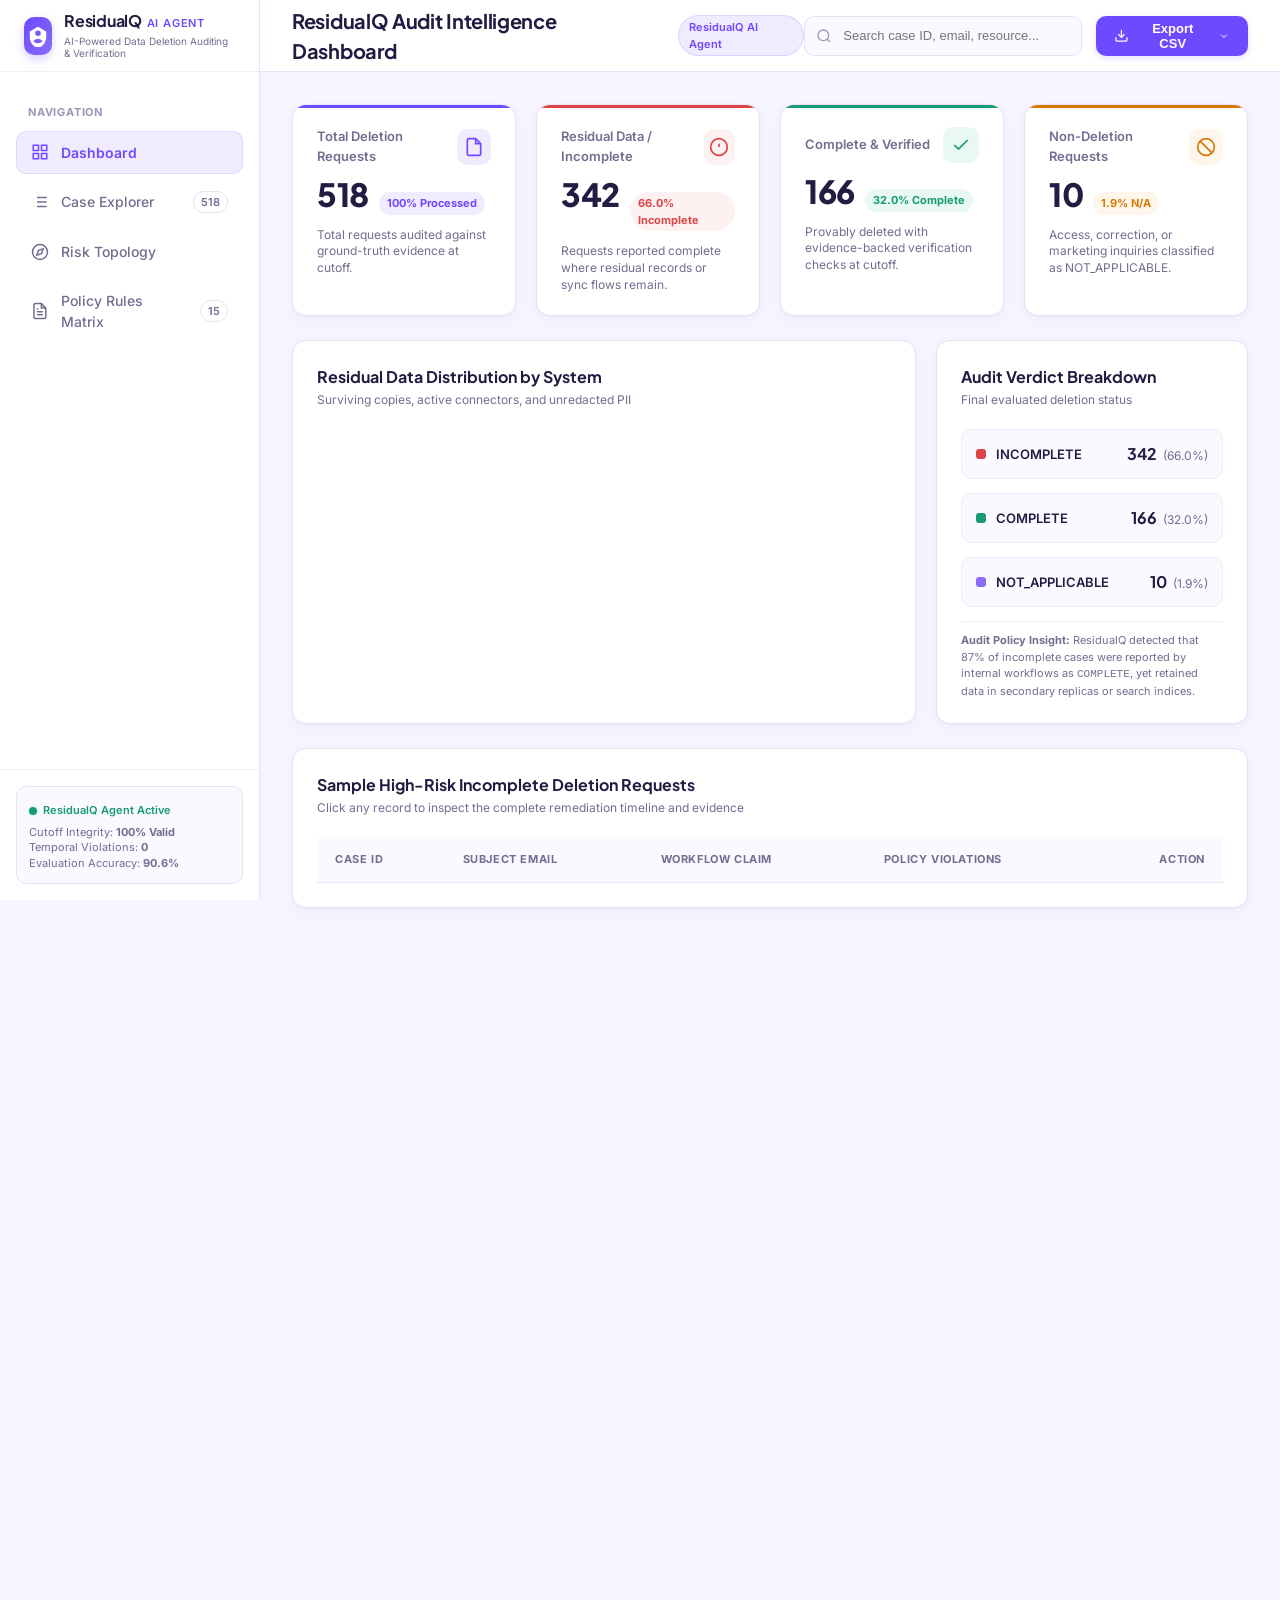
<file: index.html>
<!DOCTYPE html>
<html lang="en">
<head>
  <meta charset="UTF-8">
  <meta http-equiv="refresh" content="0; url=web/index.html">
  <title>ResidualQ AI Agent — AI-Powered Data Deletion Auditing &amp; Verification</title>
</head>
<body style="font-family: -apple-system, BlinkMacSystemFont, 'Inter', 'Segoe UI', sans-serif; background: #F7F5FF; color: #241B43; display: flex; align-items: center; justify-content: center; height: 100vh; margin: 0;">
  <div style="text-align: center;">
    <h2 style="margin-bottom: 8px; color: #241B43;">ResidualQ AI Agent</h2>
    <p style="color: #766B91; margin-bottom: 16px;">AI-Powered Data Deletion Auditing &amp; Verification</p>
    <p>Redirecting to dashboard... <a href="web/index.html" style="color: #6D4AFF; font-weight: 600;">Click here if not redirected</a>.</p>
  </div>
</body>
</html>
</file>
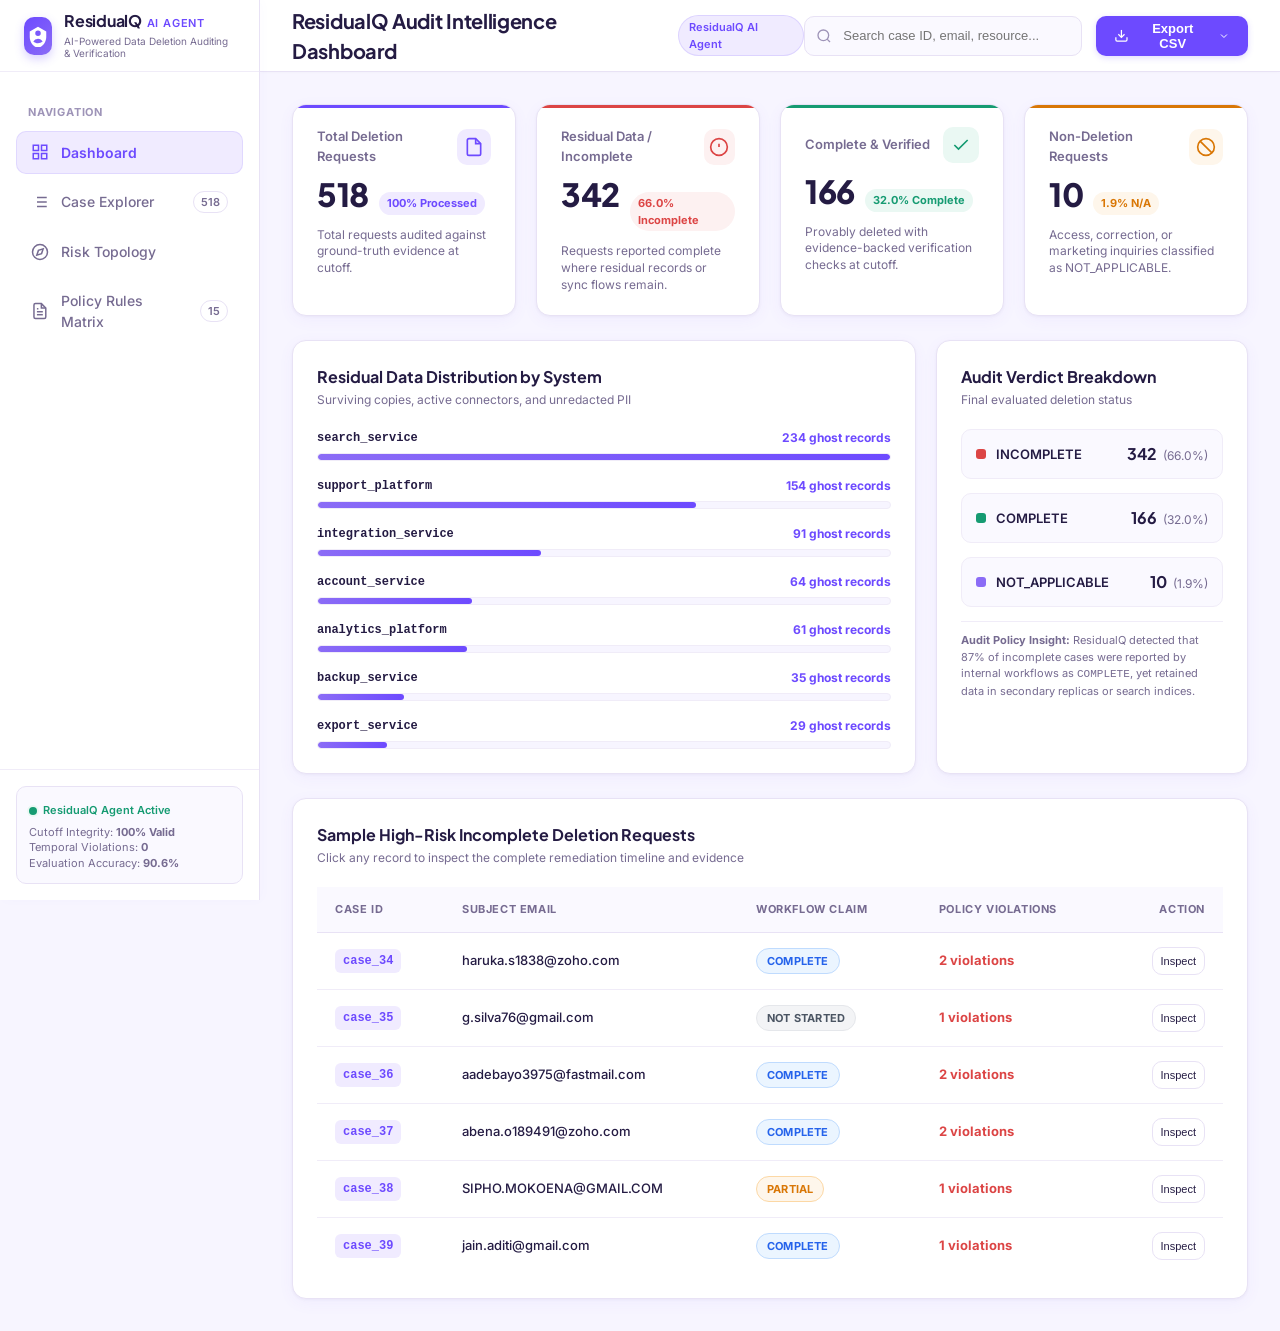
<file: web/index.html>
<!DOCTYPE html>
<html lang="en">
<head>
  <meta charset="UTF-8">
  <meta name="viewport" content="width=device-width, initial-scale=1.0">
  <title>ResidualQ AI Agent — AI-Powered Data Deletion Auditing & Verification</title>
  <meta name="description" content="ResidualQ AI Agent: AI-Powered Data Deletion Auditing & Verification platform for detecting residual personal data, replica drift, active sync flows, and restore risks.">
  <link rel="stylesheet" href="index.css">
</head>
<body>
  <div class="app-container">
    
    <!-- Fixed White Sidebar -->
    <aside class="sidebar">
      <div class="sidebar-header">
        <div class="logo-badge" title="ResidualQ AI Agent">
          <svg viewBox="0 0 24 24">
            <path d="M12 2L3 7v6c0 5.55 3.84 10.74 9 12 5.16-1.26 9-6.45 9-12V7l-9-5zm0 4a3 3 0 1 1 0 6 3 3 0 0 1 0-6zm5.13 12.09A7.94 7.94 0 0 1 12 20c-1.92 0-3.69-.69-5.13-1.91A5.99 5.99 0 0 1 12 15c2.16 0 4.07 1.15 5.13 3.09z"/>
          </svg>
        </div>
        <div class="logo-text">
          <div style="display: flex; align-items: baseline; gap: 5px;">
            <span class="brand-title">ResidualQ</span>
            <span class="brand-subtitle">AI Agent</span>
          </div>
          <span class="brand-tagline">AI-Powered Data Deletion Auditing &amp; Verification</span>
        </div>
      </div>

      <nav class="sidebar-nav">
        <div class="nav-section-title">Navigation</div>
        <a class="nav-item active" data-tab="overview">
          <svg viewBox="0 0 24 24"><rect x="3" y="3" width="7" height="7"></rect><rect x="14" y="3" width="7" height="7"></rect><rect x="14" y="14" width="7" height="7"></rect><rect x="3" y="14" width="7" height="7"></rect></svg>
          <span>Dashboard</span>
        </a>
        <a class="nav-item" data-tab="explorer">
          <svg viewBox="0 0 24 24"><line x1="8" y1="6" x2="21" y2="6"></line><line x1="8" y1="12" x2="21" y2="12"></line><line x1="8" y1="18" x2="21" y2="18"></line><line x1="3" y1="6" x2="3.01" y2="6"></line><line x1="3" y1="12" x2="3.01" y2="12"></line><line x1="3" y1="18" x2="3.01" y2="18"></line></svg>
          <span>Case Explorer</span>
          <span class="nav-counter">518</span>
        </a>
        <a class="nav-item" data-tab="radar">
          <svg viewBox="0 0 24 24"><circle cx="12" cy="12" r="10"></circle><path d="M16.24 7.76l-2.12 6.36-6.36 2.12 2.12-6.36z"></path></svg>
          <span>Risk Topology</span>
        </a>
        <a class="nav-item" data-tab="rules">
          <svg viewBox="0 0 24 24"><path d="M14 2H6a2 2 0 0 0-2 2v16a2 2 0 0 0 2 2h12a2 2 0 0 0 2-2V8z"></path><polyline points="14 2 14 8 20 8"></polyline><line x1="16" y1="13" x2="8" y2="13"></line><line x1="16" y1="17" x2="8" y2="17"></line><polyline points="10 9 9 9 8 9"></polyline></svg>
          <span>Policy Rules Matrix</span>
          <span class="nav-counter">15</span>
        </a>
      </nav>

      <div class="sidebar-footer">
        <div class="audit-status-card">
          <div class="status-pill">
            <span class="status-dot"></span>
            <span>ResidualQ Agent Active</span>
          </div>
          <div class="audit-meta-text">
            Cutoff Integrity: <strong>100% Valid</strong><br>
            Temporal Violations: <strong>0</strong><br>
            Evaluation Accuracy: <strong>90.6%</strong>
          </div>
        </div>
      </div>
    </aside>

    <!-- Main Canvas Content Area -->
    <main class="main-wrapper">
      
      <!-- Sticky Top Header -->
      <header class="top-header">
        <div class="header-left">
          <h1 id="page-title" class="page-title">ResidualQ Audit Intelligence Dashboard</h1>
          <span class="badge-tag">ResidualQ AI Agent</span>
        </div>

        <div class="header-right">
          <div class="header-search">
            <svg viewBox="0 0 24 24" fill="none" stroke="currentColor" stroke-width="2">
              <circle cx="11" cy="11" r="8"></circle>
              <line x1="21" y1="21" x2="16.65" y2="16.65"></line>
            </svg>
            <input type="text" id="header-search-input" placeholder="Search case ID, email, resource..." aria-label="Search cases">
          </div>

          <!-- Enterprise CSV Export Dropdown -->
          <div class="export-dropdown">
            <button id="export-dropdown-toggle" class="btn-primary" aria-haspopup="true" aria-expanded="false" title="Export Audit Results to CSV">
              <svg width="15" height="15" viewBox="0 0 24 24" fill="none" stroke="currentColor" stroke-width="2">
                <path d="M21 15v4a2 2 0 0 1-2 2H5a2 2 0 0 1-2-2v-4"></path>
                <polyline points="7 10 12 15 17 10"></polyline>
                <line x1="12" y1="15" x2="12" y2="3"></line>
              </svg>
              <span id="export-btn-label">Export CSV</span>
              <svg width="12" height="12" viewBox="0 0 24 24" fill="none" stroke="currentColor" stroke-width="2" style="margin-left: 2px;">
                <polyline points="6 9 12 15 18 9"></polyline>
              </svg>
            </button>
            <div id="export-menu" class="export-menu" role="menu">
              <div class="export-section-label">Official Submission Format</div>
              <button class="export-item" id="export-submission-all-btn" role="menuitem">
                <div>
                  <div>Export All (518 Cases)</div>
                  <div class="export-item-desc">case_id,deletion_status,steps_json</div>
                </div>
                <span class="export-item-badge">submission</span>
              </button>
              <button class="export-item" id="export-submission-filtered-btn" role="menuitem">
                <div>
                  <div>Export Filtered Cases</div>
                  <div class="export-item-desc">Preserves official submission schema</div>
                </div>
                <span class="export-item-badge" id="export-filtered-badge">filtered</span>
              </button>

              <div class="export-divider"></div>

              <div class="export-section-label">Detailed Audit Report</div>
              <button class="export-item" id="export-detailed-all-btn" role="menuitem">
                <div>
                  <div>Export Full Audit Report</div>
                  <div class="export-item-desc">All columns formatted for Excel / Sheets</div>
                </div>
                <span class="export-item-badge">report</span>
              </button>
              <button class="export-item" id="export-detailed-filtered-btn" role="menuitem">
                <div>
                  <div>Export Filtered Report</div>
                  <div class="export-item-desc">Summary report for active filtered view</div>
                </div>
                <span class="export-item-badge">report</span>
              </button>
            </div>
          </div>

        </div>
      </header>

      <!-- Main Body Container -->
      <div class="page-body">
        
        <!-- View 1: Overview Dashboard -->
        <section id="view-overview" class="view-section">
          
          <!-- 4 White KPI Cards -->
          <div class="kpi-grid">
            <div class="kpi-card kpi-primary">
              <div class="kpi-header">
                <span class="kpi-title">Total Deletion Requests</span>
                <div class="kpi-icon-wrap">
                  <svg viewBox="0 0 24 24"><path d="M14 2H6a2 2 0 0 0-2 2v16a2 2 0 0 0 2 2h12a2 2 0 0 0 2-2V8z"></path><polyline points="14 2 14 8 20 8"></polyline></svg>
                </div>
              </div>
              <div class="kpi-value-row">
                <span class="kpi-value">518</span>
                <span class="kpi-badge badge-primary">100% Processed</span>
              </div>
              <p class="kpi-desc">Total requests audited against ground-truth evidence at cutoff.</p>
            </div>

            <div class="kpi-card kpi-critical">
              <div class="kpi-header">
                <span class="kpi-title">Residual Data / Incomplete</span>
                <div class="kpi-icon-wrap">
                  <svg viewBox="0 0 24 24"><circle cx="12" cy="12" r="10"></circle><line x1="12" y1="8" x2="12" y2="12"></line><line x1="12" y1="16" x2="12.01" y2="16"></line></svg>
                </div>
              </div>
              <div class="kpi-value-row">
                <span class="kpi-value">342</span>
                <span class="kpi-badge badge-critical">66.0% Incomplete</span>
              </div>
              <p class="kpi-desc">Requests reported complete where residual records or sync flows remain.</p>
            </div>

            <div class="kpi-card kpi-success">
              <div class="kpi-header">
                <span class="kpi-title">Complete & Verified</span>
                <div class="kpi-icon-wrap">
                  <svg viewBox="0 0 24 24"><polyline points="20 6 9 17 4 12"></polyline></svg>
                </div>
              </div>
              <div class="kpi-value-row">
                <span class="kpi-value">166</span>
                <span class="kpi-badge badge-success">32.0% Complete</span>
              </div>
              <p class="kpi-desc">Provably deleted with evidence-backed verification checks at cutoff.</p>
            </div>

            <div class="kpi-card kpi-warning">
              <div class="kpi-header">
                <span class="kpi-title">Non-Deletion Requests</span>
                <div class="kpi-icon-wrap">
                  <svg viewBox="0 0 24 24"><circle cx="12" cy="12" r="10"></circle><line x1="4.93" y1="4.93" x2="19.07" y2="19.07"></line></svg>
                </div>
              </div>
              <div class="kpi-value-row">
                <span class="kpi-value">10</span>
                <span class="kpi-badge badge-warning">1.9% N/A</span>
              </div>
              <p class="kpi-desc">Access, correction, or marketing inquiries classified as NOT_APPLICABLE.</p>
            </div>
          </div>

          <!-- Charts & Analytics Row -->
          <div class="analytics-grid" style="margin-top: 24px;">
            
            <!-- Left Card: System Residual Risk Distribution -->
            <div class="card">
              <div class="card-header">
                <div class="card-title-group">
                  <h3 class="card-title">Residual Data Distribution by System</h3>
                  <span class="card-subtitle">Surviving copies, active connectors, and unredacted PII</span>
                </div>
              </div>
              <div id="top-systems-risk-list" class="system-risk-list">
                <!-- Dynamically populated -->
              </div>
            </div>

            <!-- Right Card: Audit Decision Summary -->
            <div class="card">
              <div class="card-header">
                <div class="card-title-group">
                  <h3 class="card-title">Audit Verdict Breakdown</h3>
                  <span class="card-subtitle">Final evaluated deletion status</span>
                </div>
              </div>
              <div class="stat-breakdown-list">
                <div class="stat-breakdown-item">
                  <div class="stat-left">
                    <span class="legend-indicator legend-critical"></span>
                    <span class="stat-name">INCOMPLETE</span>
                  </div>
                  <div class="stat-val-group">
                    <span class="stat-val">342</span>
                    <span class="stat-pct">(66.0%)</span>
                  </div>
                </div>

                <div class="stat-breakdown-item">
                  <div class="stat-left">
                    <span class="legend-indicator legend-success"></span>
                    <span class="stat-name">COMPLETE</span>
                  </div>
                  <div class="stat-val-group">
                    <span class="stat-val">166</span>
                    <span class="stat-pct">(32.0%)</span>
                  </div>
                </div>

                <div class="stat-breakdown-item">
                  <div class="stat-left">
                    <span class="legend-indicator legend-secondary"></span>
                    <span class="stat-name">NOT_APPLICABLE</span>
                  </div>
                  <div class="stat-val-group">
                    <span class="stat-val">10</span>
                    <span class="stat-pct">(1.9%)</span>
                  </div>
                </div>

                <div style="padding-top: 10px; border-top: 1px solid var(--border-light); font-size: 11px; color: var(--text-secondary); line-height: 1.5;">
                  <strong>Audit Policy Insight:</strong> ResidualQ detected that 87% of incomplete cases were reported by internal workflows as <code>COMPLETE</code>, yet retained data in secondary replicas or search indices.
                </div>
              </div>
            </div>
          </div>

          <!-- Recent Incomplete Findings Table -->
          <div class="card" style="margin-top: 24px;">
            <div class="card-header">
              <div class="card-title-group">
                <h3 class="card-title">Sample High-Risk Incomplete Deletion Requests</h3>
                <span class="card-subtitle">Click any record to inspect the complete remediation timeline and evidence</span>
              </div>
            </div>
            <div class="table-responsive">
              <table class="data-table">
                <thead>
                  <tr>
                    <th>Case ID</th>
                    <th>Subject Email</th>
                    <th>Workflow Claim</th>
                    <th>Policy Violations</th>
                    <th style="text-align: right;">Action</th>
                  </tr>
                </thead>
                <tbody id="recent-critical-table-body">
                  <!-- Dynamically populated -->
                </tbody>
              </table>
            </div>
          </div>
        </section>

        <!-- View 2: Case Audit Explorer -->
        <section id="view-explorer" class="view-section" style="display: none;">
          
          <!-- Filter Controls Bar -->
          <div class="filter-bar">
            <div class="filter-chips">
              <button class="filter-chip active" data-status="ALL">All (518)</button>
              <button class="filter-chip" data-status="INCOMPLETE">Incomplete (342)</button>
              <button class="filter-chip" data-status="COMPLETE">Complete (166)</button>
              <button class="filter-chip" data-status="NOT_APPLICABLE">Not Applicable (10)</button>
            </div>

            <div class="filter-selects">
              <select id="filter-system-select" class="select-input" aria-label="Filter by system">
                <option value="ALL">All Systems</option>
                <option value="account_service">account_service</option>
                <option value="search_service">search_service</option>
                <option value="export_service">export_service</option>
                <option value="analytics_platform">analytics_platform</option>
                <option value="integration_service">integration_service</option>
                <option value="backup_service">backup_service</option>
                <option value="support_platform">support_platform</option>
                <option value="identity_service">identity_service</option>
                <option value="marketing_service">marketing_service</option>
              </select>

              <select id="filter-risk-select" class="select-input" aria-label="Filter by risk category">
                <option value="ALL">All Risk Types</option>
                <option value="FLOW">Active Data Flows</option>
                <option value="RESTORE">Backup Restore Risks</option>
                <option value="PII">Exposed PII / Unredacted</option>
                <option value="RECORD">Surviving Records</option>
              </select>
            </div>
          </div>

          <!-- Main Cases Data Table -->
          <div class="table-card" style="margin-top: 20px;">
            <div class="table-responsive">
              <table class="data-table">
                <thead>
                  <tr>
                    <th>Case ID</th>
                    <th>Subject Identity</th>
                    <th>Claimed Status</th>
                    <th>Audited Status</th>
                    <th>Violations</th>
                    <th>Remediation</th>
                    <th>Affected Systems</th>
                    <th style="text-align: right;">Action</th>
                  </tr>
                </thead>
                <tbody id="case-table-body">
                  <!-- Dynamically populated -->
                </tbody>
              </table>
            </div>

            <!-- Pagination Bar -->
            <div class="table-pagination">
              <div id="pagination-info" class="pagination-info">Showing 1 to 15 of 518 cases</div>
              <div class="pagination-controls">
                <button id="prev-page-btn" class="page-btn" aria-label="Previous page">&larr;</button>
                <div id="pagination-pages" style="display: flex; gap: 4px;"></div>
                <button id="next-page-btn" class="page-btn" aria-label="Next page">&rarr;</button>
              </div>
            </div>
          </div>
        </section>

        <!-- View 3: Risk Radar & Topology -->
        <section id="view-radar" class="view-section" style="display: none;">
          <div class="card">
            <div class="card-header">
              <div class="card-title-group">
                <h3 class="card-title">Residual Data Recreation Vectors</h3>
                <span class="card-subtitle">Primary mechanisms through which deleted data returns to production</span>
              </div>
            </div>
            
            <div style="display: grid; grid-template-columns: repeat(2, 1fr); gap: 20px;">
              <div style="background: var(--surface-alt); border: 1px solid var(--border); border-radius: var(--radius-md); padding: 18px;">
                <div style="display: flex; align-items: center; gap: 8px; margin-bottom: 8px;">
                  <span class="step-phase-badge badge-phase-finding">VECTOR 01</span>
                  <strong style="font-size: 14px;">Active Integration Sync Flows</strong>
                </div>
                <p style="font-size: 12px; color: var(--text-secondary); line-height: 1.5; margin-bottom: 12px;">
                  Third-party connectors and internal synchronization jobs continue copying customer profiles from caching tiers or regional read replicas back to primary databases.
                </p>
                <div style="font-size: 11px; font-weight: 600; color: var(--primary);">
                  Required Action: <code>DISABLE_DATA_FLOW</code> before changing record copies.
                </div>
              </div>

              <div style="background: var(--surface-alt); border: 1px solid var(--border); border-radius: var(--radius-md); padding: 18px;">
                <div style="display: flex; align-items: center; gap: 8px; margin-bottom: 8px;">
                  <span class="step-phase-badge badge-phase-finding">VECTOR 02</span>
                  <strong style="font-size: 14px;">Automated Backup Restore Paths</strong>
                </div>
                <p style="font-size: 12px; color: var(--text-secondary); line-height: 1.5; margin-bottom: 12px;">
                  Point-in-time snapshot recovery scripts and scheduled failover routines recreate user profiles if backup metadata is not explicitly blocked.
                </p>
                <div style="font-size: 11px; font-weight: 600; color: var(--primary);">
                  Required Action: <code>BLOCK_RESTORE</code> to prevent secondary resurrection.
                </div>
              </div>

              <div style="background: var(--surface-alt); border: 1px solid var(--border); border-radius: var(--radius-md); padding: 18px;">
                <div style="display: flex; align-items: center; gap: 8px; margin-bottom: 8px;">
                  <span class="step-phase-badge badge-phase-finding">VECTOR 03</span>
                  <strong style="font-size: 14px;">Stale Search Index Documents</strong>
                </div>
                <p style="font-size: 12px; color: var(--text-secondary); line-height: 1.5; margin-bottom: 12px;">
                  Customer search documents in Elasticsearch / Lucene remain queryable when primary account deletions fail to emit index invalidation events.
                </p>
                <div style="font-size: 11px; font-weight: 600; color: var(--primary);">
                  Required Action: Explicit <code>DELETE_RECORD</code> on <code>search_service</code>.
                </div>
              </div>

              <div style="background: var(--surface-alt); border: 1px solid var(--border); border-radius: var(--radius-md); padding: 18px;">
                <div style="display: flex; align-items: center; gap: 8px; margin-bottom: 8px;">
                  <span class="step-phase-badge badge-phase-finding">VECTOR 04</span>
                  <strong style="font-size: 14px;">Unexpired Customer Data Exports</strong>
                </div>
                <p style="font-size: 12px; color: var(--text-secondary); line-height: 1.5; margin-bottom: 12px;">
                  Archival export bundles (JSON/CSV) generated for GDPR data portability requests remain available for download on S3/blob storage.
                </p>
                <div style="font-size: 11px; font-weight: 600; color: var(--primary);">
                  Required Action: Invalidate and <code>DELETE_RECORD</code> on <code>export_service</code>.
                </div>
              </div>
            </div>

            <!-- Remediation Order Diagram -->
            <div style="margin-top: 24px; padding: 20px; background: var(--surface); border: 1px solid var(--border); border-radius: var(--radius-md);">
              <h4 style="font-size: 13px; font-weight: 700; color: var(--text-main); margin-bottom: 10px;">ResidualQ Deterministic Remediation Pipeline Order</h4>
              <div style="display: flex; align-items: center; gap: 12px; flex-wrap: wrap; font-size: 12px;">
                <span class="step-phase-badge badge-phase-remediation">1. DISABLE_DATA_FLOW</span>
                <span>&rarr;</span>
                <span class="step-phase-badge badge-phase-remediation">2. BLOCK_RESTORE</span>
                <span>&rarr;</span>
                <span class="step-phase-badge badge-phase-remediation">3. DELETE_RECORD</span>
                <span>&rarr;</span>
                <span class="step-phase-badge badge-phase-remediation">4. REDACT_RECORD</span>
                <span>&rarr;</span>
                <span class="step-phase-badge badge-phase-remediation">5. ANONYMIZE_RECORD</span>
              </div>
            </div>
          </div>
        </section>

        <!-- View 4: Policy & Rules Matrix -->
        <section id="view-rules" class="view-section" style="display: none;">
          <div class="card">
            <div class="card-header">
              <div class="card-title-group">
                <h3 class="card-title">Platform Deletion Rules Matrix</h3>
                <span class="card-subtitle">Exact 15 policy requirements specified in dataset/deletion_rules.csv</span>
              </div>
            </div>
            <div class="table-responsive">
              <table class="data-table">
                <thead>
                  <tr>
                    <th>Rule ID</th>
                    <th>Data Category</th>
                    <th>Required Action</th>
                    <th>Governed Systems</th>
                    <th>Trigger Condition</th>
                    <th>Legal / Compliance Description</th>
                  </tr>
                </thead>
                <tbody id="rules-table-body">
                  <!-- Dynamically populated -->
                </tbody>
              </table>
            </div>
          </div>
        </section>

      </div>
    </main>
  </div>

  <!-- Interactive Investigation Modal -->
  <div id="case-modal" class="modal-overlay">
    <div class="modal-container">
      <div class="modal-header">
        <div class="modal-title-group">
          <h2 style="font-family: var(--font-heading); font-size: 17px; font-weight: 700;">ResidualQ Case Investigation Dossier</h2>
        </div>
        <button id="modal-close-btn" class="modal-close-btn" aria-label="Close modal">
          <svg width="20" height="20" viewBox="0 0 24 24" fill="none" stroke="currentColor" stroke-width="2">
            <line x1="18" y1="6" x2="6" y2="18"></line>
            <line x1="6" y1="6" x2="18" y2="18"></line>
          </svg>
        </button>
      </div>
      <div id="modal-body-content" class="modal-body">
        <!-- Dynamically rendered via app.js -->
      </div>
    </div>
  </div>

  <!-- Toast Notification Container -->
  <div id="toast-container" class="toast-container" aria-live="polite"></div>

  <!-- Scripts -->
  <script src="data.js"></script>
  <script src="app.js"></script>
</body>
</html>
</file>
<file: web/index.css>
/* ResidualQ AI Agent — AI-Powered Data Deletion Auditing & Verification */
@import url('https://fonts.googleapis.com/css2?family=Inter:wght@400;500;600;700&family=Plus+Jakarta+Sans:wght@500;600;700;800&display=swap');

:root {
  /* Brand Theme Tokens — Exact Specified Palette */
  --primary: #6D4AFF;          /* Vibrant purple */
  --primary-hover: #5B38F0;
  --primary-light: #F0EBFF;
  --secondary: #8B6CF6;        /* Medium purple */
  --secondary-light: #F4F1FE;
  
  --bg-page: #F7F5FF;          /* Very light lavender page background */
  --surface: #FFFFFF;          /* Pure white cards and tables */
  --surface-alt: #FAF9FF;      /* Very soft secondary surface */
  --border: #E8E2F5;           /* Subtle lavender-gray borders */
  --border-light: #F0ECF8;
  
  --text-main: #241B43;        /* Deep plum main text */
  --text-secondary: #766B91;   /* Muted purple-gray */
  --text-muted: #9E94B8;       /* Subtle muted text */
  
  --success: #169B72;          /* Clean accessible green */
  --success-bg: #EAF8F3;
  --success-border: #C1EBDD;
  
  --warning: #D97706;          /* Amber */
  --warning-bg: #FEF6EB;
  --warning-border: #FCD8A5;
  
  --critical: #DC4545;         /* Accessible red */
  --critical-bg: #FDF1F1;
  --critical-border: #F8C8C8;

  --info: #3B82F6;
  --info-bg: #EFF6FF;
  
  /* Elevation Shadows — Soft & Crisp */
  --shadow-sm: 0 1px 2px rgba(36, 27, 67, 0.04);
  --shadow-md: 0 4px 16px rgba(109, 74, 255, 0.05), 0 1px 3px rgba(36, 27, 67, 0.04);
  --shadow-lg: 0 10px 30px rgba(109, 74, 255, 0.08), 0 4px 10px rgba(36, 27, 67, 0.04);
  --shadow-modal: 0 20px 50px rgba(36, 27, 67, 0.16), 0 8px 20px rgba(109, 74, 255, 0.08);

  /* Layout Constants */
  --sidebar-width: 260px;
  --header-height: 72px;
  --radius-sm: 6px;
  --radius-md: 10px;
  --radius-lg: 14px;
  --radius-full: 9999px;

  /* Typography */
  --font-main: 'Inter', -apple-system, BlinkMacSystemFont, 'Segoe UI', Roboto, sans-serif;
  --font-heading: 'Plus Jakarta Sans', var(--font-main);
  
  --transition-fast: 0.15s ease;
  --transition-normal: 0.25s ease;
}

/* Base Reset & Core Styles */
*, *::before, *::after {
  box-sizing: border-box;
  margin: 0;
  padding: 0;
}

html, body {
  height: 100%;
  font-family: var(--font-main);
  background-color: var(--bg-page);
  color: var(--text-main);
  font-size: 14px;
  line-height: 1.5;
  -webkit-font-smoothing: antialiased;
  -moz-osx-font-smoothing: grayscale;
}

/* App Shell Layout */
.app-container {
  display: flex;
  min-height: 100vh;
  width: 100%;
}

/* Fixed White Sidebar */
.sidebar {
  width: var(--sidebar-width);
  background-color: var(--surface);
  border-right: 1px solid var(--border);
  position: fixed;
  top: 0;
  bottom: 0;
  left: 0;
  display: flex;
  flex-direction: column;
  z-index: 50;
  box-shadow: 2px 0 12px rgba(109, 74, 255, 0.02);
}

.sidebar-header {
  height: var(--header-height);
  padding: 0 24px;
  display: flex;
  align-items: center;
  gap: 12px;
  border-bottom: 1px solid var(--border-light);
}

.logo-badge {
  width: 38px;
  height: 38px;
  background: linear-gradient(135deg, var(--primary) 0%, var(--secondary) 100%);
  border-radius: 10px;
  display: flex;
  align-items: center;
  justify-content: center;
  color: #FFFFFF;
  box-shadow: 0 4px 10px rgba(109, 74, 255, 0.25);
}

.logo-badge svg {
  width: 22px;
  height: 22px;
  fill: currentColor;
}

.logo-text {
  display: flex;
  flex-direction: column;
}

.brand-title {
  font-family: var(--font-heading);
  font-size: 16px;
  font-weight: 700;
  color: var(--text-main);
  letter-spacing: -0.3px;
  line-height: 1.2;
}

.brand-subtitle {
  font-size: 11px;
  font-weight: 600;
  color: var(--primary);
  text-transform: uppercase;
  letter-spacing: 0.8px;
}

.brand-tagline {
  font-size: 10px;
  color: var(--text-secondary);
  line-height: 1.25;
  margin-top: 3px;
  display: block;
}

.sidebar-nav {
  padding: 24px 16px;
  display: flex;
  flex-direction: column;
  gap: 6px;
  flex: 1;
  overflow-y: auto;
}

.nav-section-title {
  font-size: 11px;
  font-weight: 700;
  text-transform: uppercase;
  color: var(--text-muted);
  letter-spacing: 0.8px;
  padding: 8px 12px 4px 12px;
}

.nav-item {
  display: flex;
  align-items: center;
  gap: 12px;
  padding: 10px 14px;
  border-radius: var(--radius-md);
  color: var(--text-secondary);
  font-weight: 500;
  text-decoration: none;
  cursor: pointer;
  transition: all var(--transition-fast);
  border: 1px solid transparent;
}

.nav-item svg {
  width: 18px;
  height: 18px;
  stroke: currentColor;
  stroke-width: 2;
  fill: none;
  transition: stroke var(--transition-fast);
}

.nav-item:hover {
  background-color: var(--surface-alt);
  color: var(--primary);
}

.nav-item.active {
  background-color: var(--primary-light);
  color: var(--primary);
  font-weight: 600;
  border-color: rgba(109, 74, 255, 0.12);
}

.nav-item.active svg {
  stroke: var(--primary);
}

.nav-counter {
  margin-left: auto;
  font-size: 11px;
  font-weight: 600;
  padding: 2px 7px;
  border-radius: var(--radius-full);
  background-color: var(--surface);
  color: var(--text-secondary);
  border: 1px solid var(--border);
}

.nav-item.active .nav-counter {
  background-color: var(--primary);
  color: #FFFFFF;
  border-color: var(--primary);
}

.sidebar-footer {
  padding: 16px;
  border-top: 1px solid var(--border-light);
}

.audit-status-card {
  background: var(--surface-alt);
  border: 1px solid var(--border);
  border-radius: var(--radius-md);
  padding: 12px;
}

.status-pill {
  display: inline-flex;
  align-items: center;
  gap: 6px;
  font-size: 11px;
  font-weight: 600;
  color: var(--success);
  margin-bottom: 6px;
}

.status-dot {
  width: 8px;
  height: 8px;
  border-radius: 50%;
  background-color: var(--success);
  box-shadow: 0 0 0 2px var(--success-bg);
}

.audit-meta-text {
  font-size: 11px;
  color: var(--text-secondary);
  line-height: 1.4;
}

/* Main Canvas Content Area */
.main-wrapper {
  margin-left: var(--sidebar-width);
  flex: 1;
  display: flex;
  flex-direction: column;
  min-width: 0;
  background-color: var(--bg-page);
}

/* Header Area */
.top-header {
  height: var(--header-height);
  background-color: var(--surface);
  border-bottom: 1px solid var(--border);
  padding: 0 32px;
  display: flex;
  align-items: center;
  justify-content: space-between;
  position: sticky;
  top: 0;
  z-index: 40;
  box-shadow: 0 1px 3px rgba(36, 27, 67, 0.02);
}

.header-left {
  display: flex;
  align-items: center;
  gap: 16px;
}

.page-title {
  font-family: var(--font-heading);
  font-size: 20px;
  font-weight: 700;
  color: var(--text-main);
  letter-spacing: -0.3px;
}

.badge-tag {
  font-size: 11px;
  font-weight: 600;
  padding: 3px 10px;
  border-radius: var(--radius-full);
  background-color: var(--primary-light);
  color: var(--primary);
  border: 1px solid rgba(109, 74, 255, 0.15);
}

.header-right {
  display: flex;
  align-items: center;
  gap: 14px;
}

.header-search {
  position: relative;
  width: 280px;
}

.header-search input {
  width: 100%;
  height: 40px;
  padding: 0 14px 0 38px;
  border-radius: var(--radius-md);
  border: 1px solid var(--border);
  background-color: var(--surface-alt);
  color: var(--text-main);
  font-size: 13px;
  outline: none;
  transition: all var(--transition-fast);
}

.header-search input:focus {
  background-color: var(--surface);
  border-color: var(--primary);
  box-shadow: 0 0 0 3px rgba(109, 74, 255, 0.1);
}

.header-search svg {
  position: absolute;
  left: 12px;
  top: 50%;
  transform: translateY(-50%);
  width: 16px;
  height: 16px;
  stroke: var(--text-muted);
}

.btn-primary {
  background-color: var(--primary);
  color: #FFFFFF;
  border: none;
  height: 40px;
  padding: 0 18px;
  border-radius: var(--radius-md);
  font-weight: 600;
  font-size: 13px;
  cursor: pointer;
  display: inline-flex;
  align-items: center;
  gap: 8px;
  transition: all var(--transition-fast);
  box-shadow: 0 2px 6px rgba(109, 74, 255, 0.2);
}

.btn-primary:hover {
  background-color: var(--primary-hover);
  transform: translateY(-1px);
  box-shadow: 0 4px 12px rgba(109, 74, 255, 0.28);
}

.btn-secondary {
  background-color: var(--surface);
  color: var(--text-main);
  border: 1px solid var(--border);
  height: 40px;
  padding: 0 16px;
  border-radius: var(--radius-md);
  font-weight: 500;
  font-size: 13px;
  cursor: pointer;
  display: inline-flex;
  align-items: center;
  gap: 8px;
  transition: all var(--transition-fast);
}

.btn-secondary:hover {
  background-color: var(--surface-alt);
  border-color: var(--secondary);
  color: var(--primary);
}

/* Main Canvas Body */
.page-body {
  padding: 32px;
  display: flex;
  flex-direction: column;
  gap: 28px;
  max-width: 1440px;
  width: 100%;
}

/* KPI Cards Grid */
.kpi-grid {
  display: grid;
  grid-template-columns: repeat(4, 1fr);
  gap: 20px;
}

.kpi-card {
  background-color: var(--surface);
  border: 1px solid var(--border);
  border-radius: var(--radius-lg);
  padding: 22px 24px;
  box-shadow: var(--shadow-md);
  display: flex;
  flex-direction: column;
  gap: 12px;
  position: relative;
  overflow: hidden;
  transition: transform var(--transition-fast), box-shadow var(--transition-fast);
}

.kpi-card:hover {
  transform: translateY(-2px);
  box-shadow: var(--shadow-lg);
}

.kpi-card::before {
  content: '';
  position: absolute;
  top: 0;
  left: 0;
  right: 0;
  height: 3px;
  background-color: transparent;
}

.kpi-card.kpi-primary::before { background-color: var(--primary); }
.kpi-card.kpi-critical::before { background-color: var(--critical); }
.kpi-card.kpi-success::before { background-color: var(--success); }
.kpi-card.kpi-warning::before { background-color: var(--warning); }

.kpi-header {
  display: flex;
  align-items: center;
  justify-content: space-between;
}

.kpi-title {
  font-size: 13px;
  font-weight: 600;
  color: var(--text-secondary);
}

.kpi-icon-wrap {
  width: 36px;
  height: 36px;
  border-radius: 10px;
  display: flex;
  align-items: center;
  justify-content: center;
}

.kpi-primary .kpi-icon-wrap { background-color: var(--primary-light); color: var(--primary); }
.kpi-critical .kpi-icon-wrap { background-color: var(--critical-bg); color: var(--critical); }
.kpi-success .kpi-icon-wrap { background-color: var(--success-bg); color: var(--success); }
.kpi-warning .kpi-icon-wrap { background-color: var(--warning-bg); color: var(--warning); }

.kpi-icon-wrap svg {
  width: 20px;
  height: 20px;
  stroke: currentColor;
  stroke-width: 2;
  fill: none;
}

.kpi-value-row {
  display: flex;
  align-items: baseline;
  gap: 10px;
}

.kpi-value {
  font-family: var(--font-heading);
  font-size: 32px;
  font-weight: 800;
  color: var(--text-main);
  letter-spacing: -0.5px;
  line-height: 1;
}

.kpi-badge {
  font-size: 11px;
  font-weight: 700;
  padding: 3px 8px;
  border-radius: var(--radius-full);
}

.kpi-badge.badge-primary { background-color: var(--primary-light); color: var(--primary); }
.kpi-badge.badge-critical { background-color: var(--critical-bg); color: var(--critical); }
.kpi-badge.badge-success { background-color: var(--success-bg); color: var(--success); }
.kpi-badge.badge-warning { background-color: var(--warning-bg); color: var(--warning); }

.kpi-desc {
  font-size: 12px;
  color: var(--text-secondary);
  line-height: 1.4;
}

/* Charts & Analytics Row */
.analytics-grid {
  display: grid;
  grid-template-columns: 2fr 1fr;
  gap: 20px;
}

.card {
  background-color: var(--surface);
  border: 1px solid var(--border);
  border-radius: var(--radius-lg);
  box-shadow: var(--shadow-md);
  padding: 24px;
}

.card-header {
  display: flex;
  align-items: center;
  justify-content: space-between;
  margin-bottom: 20px;
}

.card-title-group {
  display: flex;
  flex-direction: column;
  gap: 2px;
}

.card-title {
  font-family: var(--font-heading);
  font-size: 16px;
  font-weight: 700;
  color: var(--text-main);
}

.card-subtitle {
  font-size: 12px;
  color: var(--text-secondary);
}

/* System Risk Distribution Horizontal Bars */
.system-risk-list {
  display: flex;
  flex-direction: column;
  gap: 16px;
}

.system-risk-item {
  display: flex;
  flex-direction: column;
  gap: 6px;
}

.system-risk-meta {
  display: flex;
  justify-content: space-between;
  align-items: center;
}

.system-name-tag {
  font-family: 'SF Mono', Consolas, Monaco, monospace;
  font-size: 12px;
  font-weight: 600;
  color: var(--text-main);
}

.system-risk-count {
  font-size: 12px;
  font-weight: 700;
  color: var(--primary);
}

.progress-bar-bg {
  width: 100%;
  height: 8px;
  background-color: var(--bg-page);
  border-radius: var(--radius-full);
  overflow: hidden;
  border: 1px solid var(--border-light);
}

.progress-bar-fill {
  height: 100%;
  background: linear-gradient(90deg, var(--secondary) 0%, var(--primary) 100%);
  border-radius: var(--radius-full);
  transition: width 0.6s cubic-bezier(0.4, 0, 0.2, 1);
}

/* Status Donut Breakdown */
.stat-breakdown-list {
  display: flex;
  flex-direction: column;
  gap: 14px;
}

.stat-breakdown-item {
  display: flex;
  align-items: center;
  justify-content: space-between;
  padding: 12px 14px;
  border-radius: var(--radius-md);
  background-color: var(--surface-alt);
  border: 1px solid var(--border-light);
}

.stat-left {
  display: flex;
  align-items: center;
  gap: 10px;
}

.legend-indicator {
  width: 10px;
  height: 10px;
  border-radius: 3px;
}

.legend-critical { background-color: var(--critical); }
.legend-success { background-color: var(--success); }
.legend-secondary { background-color: var(--secondary); }

.stat-name {
  font-size: 13px;
  font-weight: 600;
  color: var(--text-main);
}

.stat-val-group {
  display: flex;
  align-items: baseline;
  gap: 6px;
}

.stat-val {
  font-family: var(--font-heading);
  font-size: 16px;
  font-weight: 700;
  color: var(--text-main);
}

.stat-pct {
  font-size: 12px;
  color: var(--text-secondary);
}

/* Filter Controls Bar */
.filter-bar {
  background-color: var(--surface);
  border: 1px solid var(--border);
  border-radius: var(--radius-lg);
  padding: 16px 20px;
  box-shadow: var(--shadow-sm);
  display: flex;
  align-items: center;
  justify-content: space-between;
  flex-wrap: wrap;
  gap: 16px;
}

.filter-chips {
  display: flex;
  align-items: center;
  gap: 8px;
  flex-wrap: wrap;
}

.filter-chip {
  padding: 6px 14px;
  border-radius: var(--radius-full);
  font-size: 12px;
  font-weight: 600;
  background-color: var(--surface-alt);
  color: var(--text-secondary);
  border: 1px solid var(--border);
  cursor: pointer;
  transition: all var(--transition-fast);
}

.filter-chip:hover {
  background-color: var(--primary-light);
  color: var(--primary);
  border-color: rgba(109, 74, 255, 0.2);
}

.filter-chip.active {
  background-color: var(--primary);
  color: #FFFFFF;
  border-color: var(--primary);
  box-shadow: 0 2px 8px rgba(109, 74, 255, 0.25);
}

.filter-selects {
  display: flex;
  align-items: center;
  gap: 10px;
}

.select-input {
  height: 36px;
  padding: 0 12px;
  border-radius: var(--radius-md);
  border: 1px solid var(--border);
  background-color: var(--surface-alt);
  color: var(--text-main);
  font-size: 12px;
  font-weight: 500;
  outline: none;
  cursor: pointer;
}

.select-input:focus {
  border-color: var(--primary);
}

/* Clean Enterprise Data Table */
.table-card {
  background-color: var(--surface);
  border: 1px solid var(--border);
  border-radius: var(--radius-lg);
  box-shadow: var(--shadow-md);
  overflow: hidden;
}

.table-responsive {
  width: 100%;
  overflow-x: auto;
}

.data-table {
  width: 100%;
  border-collapse: collapse;
  text-align: left;
}

.data-table th {
  background-color: var(--surface-alt);
  padding: 14px 18px;
  font-size: 11px;
  font-weight: 700;
  text-transform: uppercase;
  color: var(--text-secondary);
  letter-spacing: 0.6px;
  border-bottom: 1px solid var(--border);
  white-space: nowrap;
}

.data-table td {
  padding: 14px 18px;
  border-bottom: 1px solid var(--border-light);
  color: var(--text-main);
  font-size: 13px;
  vertical-align: middle;
}

.data-table tbody tr {
  transition: background-color var(--transition-fast);
  cursor: pointer;
}

.data-table tbody tr:hover {
  background-color: var(--primary-light);
}

.data-table tbody tr:last-child td {
  border-bottom: none;
}

.case-id-badge {
  font-family: 'SF Mono', Consolas, Monaco, monospace;
  font-size: 12px;
  font-weight: 700;
  color: var(--primary);
  background-color: var(--primary-light);
  padding: 3px 8px;
  border-radius: var(--radius-sm);
  display: inline-block;
}

.email-cell {
  font-weight: 500;
  color: var(--text-main);
}

/* Status Badges */
.status-badge {
  display: inline-flex;
  align-items: center;
  gap: 6px;
  padding: 4px 10px;
  border-radius: var(--radius-full);
  font-size: 11px;
  font-weight: 700;
  letter-spacing: 0.2px;
  white-space: nowrap;
}

.badge-complete {
  background-color: var(--success-bg);
  color: var(--success);
  border: 1px solid var(--success-border);
}

.badge-incomplete {
  background-color: var(--critical-bg);
  color: var(--critical);
  border: 1px solid var(--critical-border);
}

.badge-not-applicable {
  background-color: var(--surface-alt);
  color: var(--text-secondary);
  border: 1px solid var(--border);
}

.badge-reported-complete {
  background-color: #EBF5FF;
  color: #2563EB;
  border: 1px solid #BFDBFE;
}

.badge-reported-partial {
  background-color: var(--warning-bg);
  color: var(--warning);
  border: 1px solid var(--warning-border);
}

.badge-reported-not-started {
  background-color: #F3F4F6;
  color: #4B5563;
  border: 1px solid #E5E7EB;
}

.system-tag-list {
  display: flex;
  flex-wrap: wrap;
  gap: 4px;
}

.sys-tag {
  font-size: 10px;
  font-family: 'SF Mono', Consolas, monospace;
  padding: 2px 6px;
  border-radius: 4px;
  background-color: var(--surface-alt);
  color: var(--text-secondary);
  border: 1px solid var(--border);
}

/* Pagination Footer */
.table-pagination {
  padding: 14px 24px;
  background-color: var(--surface);
  border-top: 1px solid var(--border);
  display: flex;
  align-items: center;
  justify-content: space-between;
}

.pagination-info {
  font-size: 12px;
  color: var(--text-secondary);
}

.pagination-controls {
  display: flex;
  align-items: center;
  gap: 6px;
}

.page-btn {
  width: 32px;
  height: 32px;
  display: flex;
  align-items: center;
  justify-content: center;
  border-radius: var(--radius-sm);
  border: 1px solid var(--border);
  background-color: var(--surface);
  color: var(--text-main);
  font-size: 12px;
  font-weight: 600;
  cursor: pointer;
  transition: all var(--transition-fast);
}

.page-btn:hover:not(:disabled) {
  background-color: var(--primary-light);
  color: var(--primary);
  border-color: var(--primary);
}

.page-btn.active {
  background-color: var(--primary);
  color: #FFFFFF;
  border-color: var(--primary);
}

.page-btn:disabled {
  opacity: 0.4;
  cursor: not-allowed;
}

/* Interactive Investigation Modal */
.modal-overlay {
  position: fixed;
  top: 0;
  left: 0;
  right: 0;
  bottom: 0;
  background-color: rgba(36, 27, 67, 0.45);
  backdrop-filter: blur(4px);
  z-index: 100;
  display: flex;
  align-items: center;
  justify-content: center;
  padding: 24px;
  opacity: 0;
  visibility: hidden;
  transition: opacity 0.25s ease, visibility 0.25s ease;
}

.modal-overlay.open {
  opacity: 1;
  visibility: visible;
}

.modal-container {
  background-color: var(--surface);
  border: 1px solid var(--border);
  border-radius: var(--radius-lg);
  box-shadow: var(--shadow-modal);
  width: 100%;
  max-width: 860px;
  max-height: 90vh;
  display: flex;
  flex-direction: column;
  overflow: hidden;
  transform: translateY(20px);
  transition: transform 0.25s cubic-bezier(0.16, 1, 0.3, 1);
}

.modal-overlay.open .modal-container {
  transform: translateY(0);
}

.modal-header {
  padding: 20px 24px;
  border-bottom: 1px solid var(--border);
  display: flex;
  align-items: center;
  justify-content: space-between;
  background-color: var(--surface);
}

.modal-title-group {
  display: flex;
  align-items: center;
  gap: 12px;
}

.modal-close-btn {
  width: 32px;
  height: 32px;
  border-radius: var(--radius-sm);
  border: none;
  background: transparent;
  color: var(--text-secondary);
  display: flex;
  align-items: center;
  justify-content: center;
  cursor: pointer;
  transition: all var(--transition-fast);
}

.modal-close-btn:hover {
  background-color: var(--surface-alt);
  color: var(--text-main);
}

.modal-body {
  padding: 24px;
  overflow-y: auto;
  display: flex;
  flex-direction: column;
  gap: 20px;
}

/* Case Overview Section in Modal */
.case-meta-grid {
  display: grid;
  grid-template-columns: repeat(3, 1fr);
  gap: 12px;
  background-color: var(--surface-alt);
  border: 1px solid var(--border-light);
  border-radius: var(--radius-md);
  padding: 16px;
}

.meta-field {
  display: flex;
  flex-direction: column;
  gap: 4px;
}

.meta-label {
  font-size: 11px;
  font-weight: 600;
  text-transform: uppercase;
  color: var(--text-muted);
  letter-spacing: 0.5px;
}

.meta-value {
  font-size: 13px;
  font-weight: 600;
  color: var(--text-main);
}

/* Request Text Quotation */
.request-text-card {
  background-color: var(--surface-alt);
  border-left: 3px solid var(--primary);
  border-radius: 0 var(--radius-md) var(--radius-md) 0;
  padding: 14px 18px;
  font-size: 13px;
  color: var(--text-main);
  line-height: 1.5;
  font-style: italic;
}

/* Multi-Phase Timeline */
.timeline-section-title {
  font-family: var(--font-heading);
  font-size: 14px;
  font-weight: 700;
  color: var(--text-main);
  display: flex;
  align-items: center;
  justify-content: space-between;
}

.timeline {
  display: flex;
  flex-direction: column;
  position: relative;
  padding-left: 28px;
  margin-top: 8px;
}

.timeline::before {
  content: '';
  position: absolute;
  top: 8px;
  bottom: 8px;
  left: 9px;
  width: 2px;
  background-color: var(--border);
}

.timeline-step {
  position: relative;
  margin-bottom: 16px;
}

.timeline-step:last-child {
  margin-bottom: 0;
}

.step-marker {
  position: absolute;
  left: -28px;
  top: 4px;
  width: 20px;
  height: 20px;
  border-radius: 50%;
  background-color: var(--surface);
  border: 2px solid var(--border);
  display: flex;
  align-items: center;
  justify-content: center;
  font-size: 10px;
  font-weight: 700;
  z-index: 2;
}

.step-finding .step-marker {
  border-color: var(--critical);
  background-color: var(--critical-bg);
  color: var(--critical);
}

.step-remediation .step-marker {
  border-color: var(--primary);
  background-color: var(--primary-light);
  color: var(--primary);
}

.step-verification .step-marker {
  border-color: var(--success);
  background-color: var(--success-bg);
  color: var(--success);
}

.step-card {
  background-color: var(--surface);
  border: 1px solid var(--border);
  border-radius: var(--radius-md);
  padding: 12px 16px;
  display: flex;
  flex-direction: column;
  gap: 6px;
  transition: all var(--transition-fast);
}

.step-card:hover {
  border-color: var(--primary);
  box-shadow: var(--shadow-sm);
}

.step-header {
  display: flex;
  align-items: center;
  justify-content: space-between;
}

.step-phase-badge {
  font-size: 10px;
  font-weight: 700;
  text-transform: uppercase;
  padding: 2px 7px;
  border-radius: var(--radius-sm);
}

.badge-phase-finding { background-color: var(--critical-bg); color: var(--critical); }
.badge-phase-remediation { background-color: var(--primary-light); color: var(--primary); }
.badge-phase-verification { background-color: var(--success-bg); color: var(--success); }

.step-resource-tag {
  font-family: 'SF Mono', Consolas, monospace;
  font-size: 12px;
  font-weight: 600;
  color: var(--text-main);
}

.step-operation-text {
  font-size: 12px;
  color: var(--text-secondary);
}

.step-evidence-link {
  font-size: 11px;
  font-weight: 600;
  color: var(--primary);
  background-color: var(--primary-light);
  padding: 2px 8px;
  border-radius: var(--radius-sm);
  display: inline-flex;
  align-items: center;
  gap: 4px;
}

/* Policy Rules Matrix Table */
.rule-treatment-badge {
  font-size: 11px;
  font-weight: 700;
  padding: 3px 8px;
  border-radius: 4px;
  font-family: 'SF Mono', Consolas, monospace;
}

.rule-delete { background-color: var(--critical-bg); color: var(--critical); border: 1px solid var(--critical-border); }
.rule-redact { background-color: var(--primary-light); color: var(--primary); border: 1px solid rgba(109,74,255,0.2); }
.rule-anonymize { background-color: var(--warning-bg); color: var(--warning); border: 1px solid var(--warning-border); }
.rule-retain { background-color: var(--success-bg); color: var(--success); border: 1px solid var(--success-border); }
.rule-tombstone { background-color: #EFF6FF; color: #2563EB; border: 1px solid #BFDBFE; }

/* Responsive Adjustments */
@media (max-width: 1024px) {
  .kpi-grid {
    grid-template-columns: repeat(2, 1fr);
  }
  .analytics-grid {
    grid-template-columns: 1fr;
  }
}

@media (max-width: 768px) {
  .sidebar {
    transform: translateX(-100%);
    transition: transform var(--transition-normal);
  }
  .sidebar.mobile-open {
    transform: translateX(0);
  }
  .main-wrapper {
    margin-left: 0;
  }
  .kpi-grid {
    grid-template-columns: 1fr;
  }
  .top-header {
    padding: 0 16px;
  }
  .page-body {
    padding: 16px;
  }
  .header-search {
    width: 180px;
  }
}

/* Export Dropdown Menu & Toast Feedback */
.export-dropdown {
  position: relative;
  display: inline-block;
}

.export-menu {
  position: absolute;
  top: calc(100% + 6px);
  right: 0;
  background-color: var(--surface);
  border: 1px solid var(--border);
  border-radius: var(--radius-md);
  box-shadow: var(--shadow-modal);
  padding: 6px;
  min-width: 280px;
  z-index: 250;
  display: none;
  flex-direction: column;
  gap: 2px;
  animation: fadeInDown 0.18s ease-out;
}

.export-menu.open,
.export-menu.show {
  display: flex !important;
}

@keyframes fadeInDown {
  from {
    opacity: 0;
    transform: translateY(-8px);
  }
  to {
    opacity: 1;
    transform: translateY(0);
  }
}

.export-section-label {
  font-size: 10px;
  font-weight: 700;
  text-transform: uppercase;
  color: var(--text-muted);
  letter-spacing: 0.6px;
  padding: 8px 10px 4px 10px;
}

.export-item {
  display: flex;
  align-items: center;
  justify-content: space-between;
  padding: 8px 12px;
  border-radius: var(--radius-sm);
  color: var(--text-main);
  font-size: 12px;
  font-weight: 500;
  cursor: pointer;
  transition: all var(--transition-fast);
  border: none;
  background: transparent;
  width: 100%;
  text-align: left;
}

.export-item:hover {
  background-color: var(--primary-light);
  color: var(--primary);
}

.export-item-desc {
  font-size: 10px;
  color: var(--text-muted);
  margin-top: 1px;
}

.export-item-badge {
  font-family: 'SF Mono', Consolas, monospace;
  font-size: 10px;
  padding: 2px 6px;
  border-radius: 4px;
  background-color: var(--surface-alt);
  color: var(--primary);
  border: 1px solid var(--border);
}

.export-divider {
  height: 1px;
  background-color: var(--border-light);
  margin: 4px 0;
}

/* Toast Notifications Container */
.toast-container {
  position: fixed;
  bottom: 24px;
  right: 24px;
  z-index: 200;
  display: flex;
  flex-direction: column;
  gap: 10px;
  pointer-events: none;
}

.toast {
  pointer-events: auto;
  background-color: var(--surface);
  border: 1px solid var(--border);
  border-radius: var(--radius-md);
  box-shadow: var(--shadow-lg);
  padding: 12px 18px;
  display: flex;
  align-items: center;
  gap: 12px;
  font-size: 13px;
  font-weight: 500;
  color: var(--text-main);
  min-width: 280px;
  max-width: 420px;
  transform: translateY(20px);
  opacity: 0;
  transition: all 0.25s cubic-bezier(0.16, 1, 0.3, 1);
}

.toast.show {
  transform: translateY(0);
  opacity: 1;
}

.toast-success {
  border-left: 4px solid var(--success);
}

.toast-success svg {
  color: var(--success);
}

.toast-warning {
  border-left: 4px solid var(--warning);
}

.toast-warning svg {
  color: var(--warning);
}

.toast-error {
  border-left: 4px solid var(--critical);
}

.toast-error svg {
  color: var(--critical);
}
</file>
